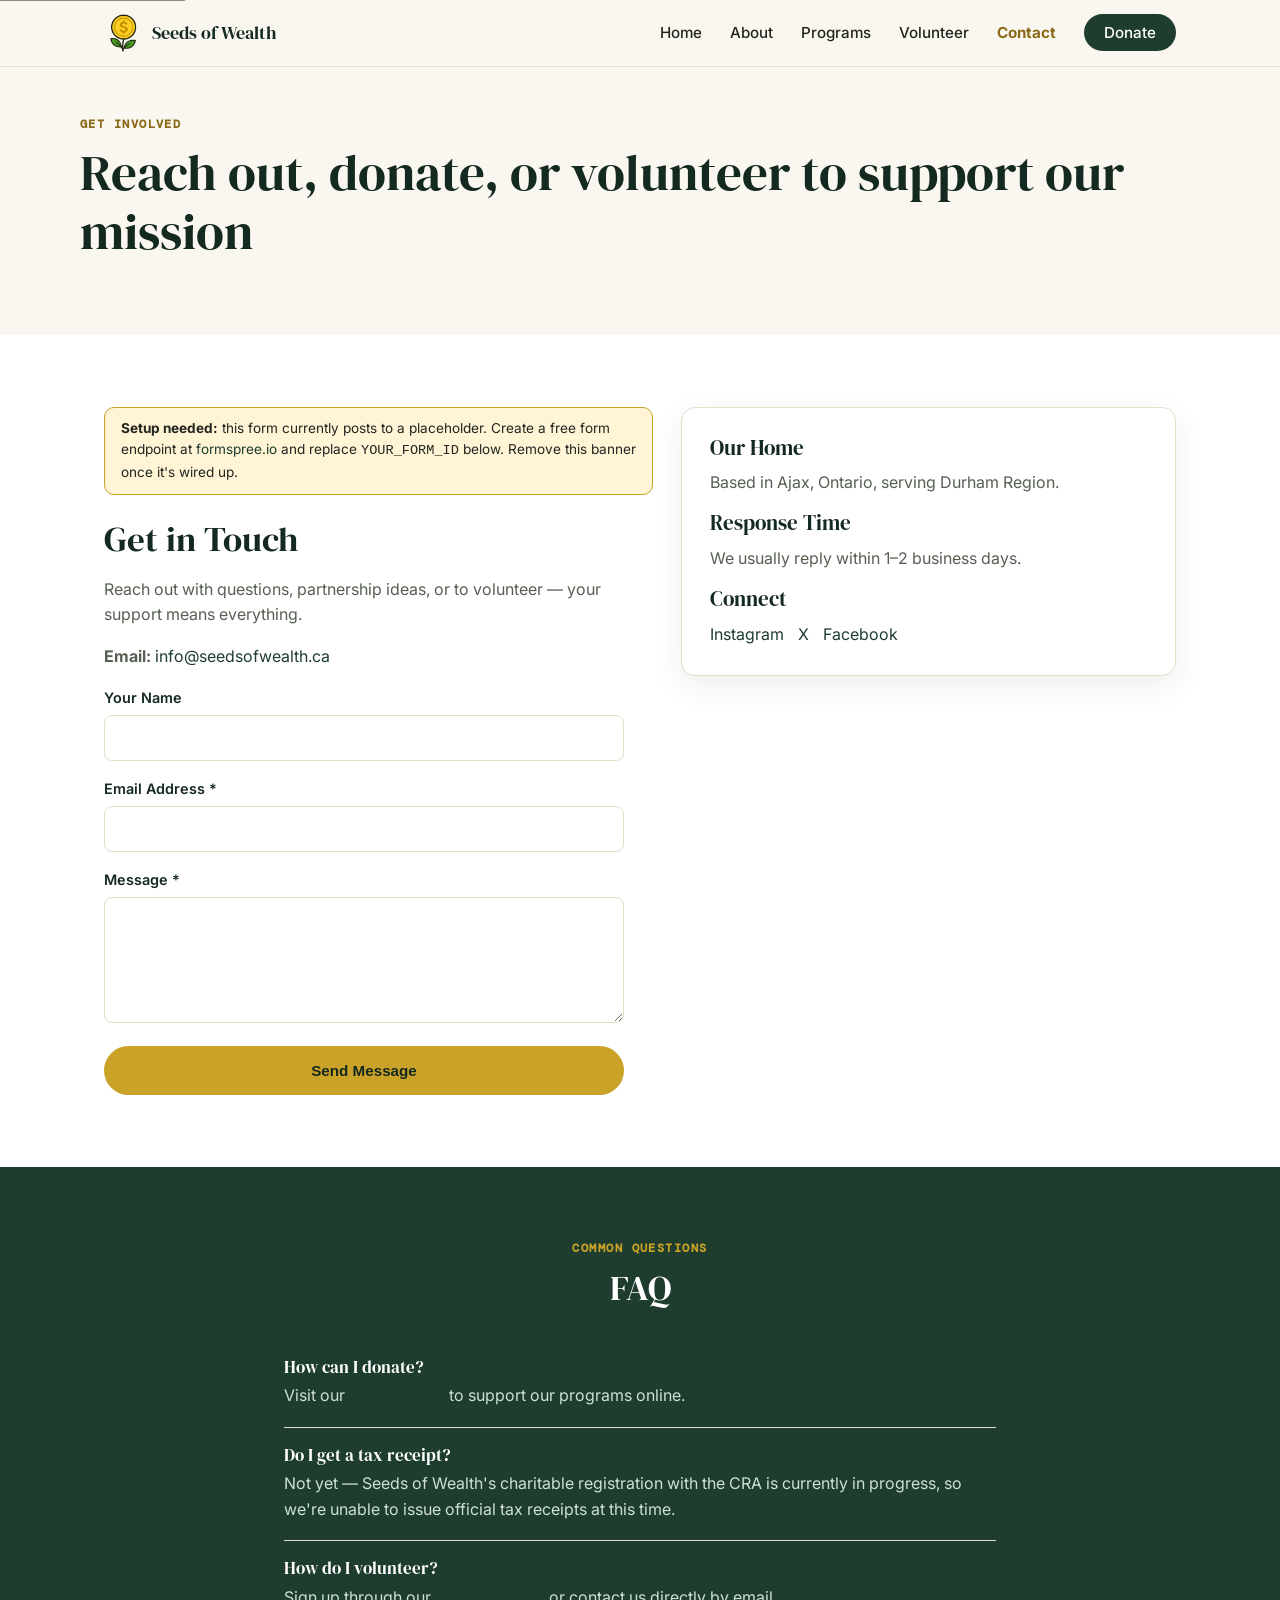
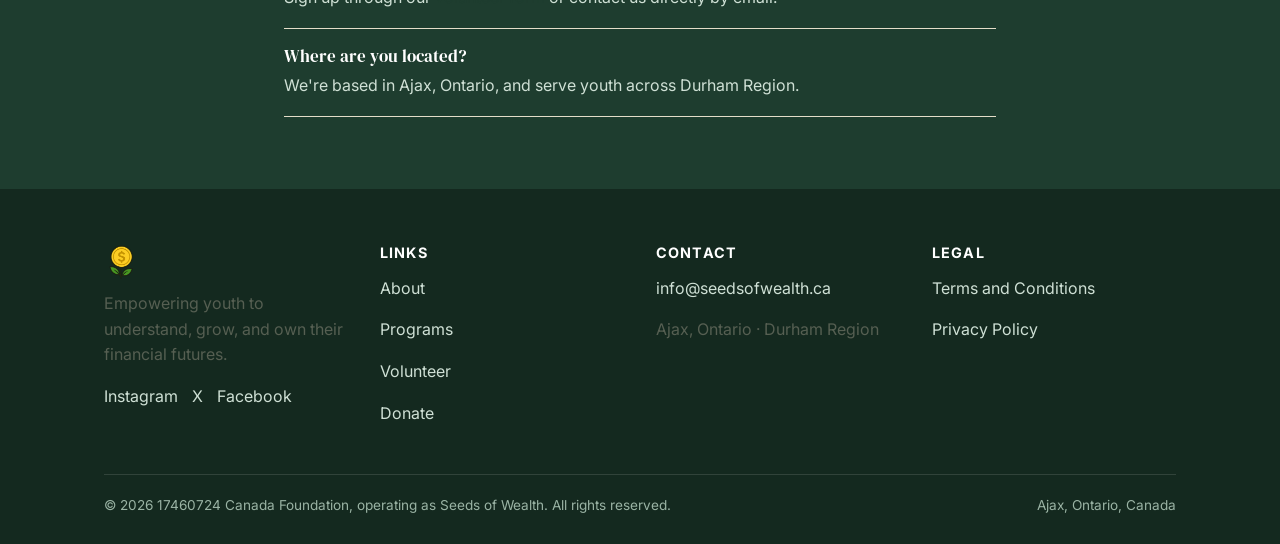
<file: contact.html>
<!DOCTYPE html>
<html lang="en">
<head>
<meta charset="UTF-8">
<meta name="viewport" content="width=device-width, initial-scale=1.0">
<title>Contact Seeds of Wealth</title>
<meta name="description" content="Reach out to Seeds of Wealth via info@seedsofwealth.ca to ask questions, volunteer, or explore a partnership.">
<meta property="og:title" content="Contact Seeds of Wealth">
<meta property="og:description" content="Reach out to Seeds of Wealth via info@seedsofwealth.ca to ask questions, volunteer, or explore a partnership.">
<meta property="og:type" content="website">
<meta property="og:url" content="https://seedsofwealth.ca/contact.html">
<meta property="og:image" content="https://images.unsplash.com/photo-1671084894712-47b65f7aecb5?auto=format&fit=crop&w=1200&h=630&q=80">
<meta property="og:site_name" content="Seeds of Wealth">
<meta name="twitter:card" content="summary_large_image">
<meta name="twitter:site" content="@seedsofwealthca">
<meta name="twitter:title" content="Contact Seeds of Wealth">
<meta name="twitter:description" content="Reach out to Seeds of Wealth via info@seedsofwealth.ca to ask questions, volunteer, or explore a partnership.">
<meta name="twitter:image" content="https://images.unsplash.com/photo-1671084894712-47b65f7aecb5?auto=format&fit=crop&w=1200&h=630&q=80">
<link rel="canonical" href="https://seedsofwealth.ca/contact.html">
<link rel="icon" href="assets/images/logo.png">
<link rel="preconnect" href="https://fonts.googleapis.com">
<link rel="preconnect" href="https://fonts.gstatic.com" crossorigin>
<link href="https://fonts.googleapis.com/css2?family=DM+Serif+Display&family=DM+Mono:wght@400;500&family=Inter:wght@400;500;600;700&display=swap" rel="stylesheet">
<link rel="stylesheet" href="assets/css/style.css">
</head>
<body>
<a href="#main" class="skip-link">Skip to main content</a>

<header class="site-header">
  <nav class="nav">
    <a href="index.html" class="nav-logo">
      <img src="assets/images/logo.png" alt="Seeds of Wealth logo" onerror="this.style.display='none'">
      <span>Seeds of Wealth</span>
    </a>
    <ul class="nav-links" id="primary-nav">
      <li><a href="index.html">Home</a></li>
      <li><a href="about.html">About</a></li>
      <li><a href="programs.html">Programs</a></li>
      <li><a href="join.html">Volunteer</a></li>
      <li><a href="contact.html">Contact</a></li>
      <li><a href="donate.html" class="nav-donate">Donate</a></li>
    </ul>
    <button class="nav-toggle" aria-label="Toggle menu" aria-expanded="false" aria-controls="primary-nav">&#9776;</button>
  </nav>
</header>

<main id="main">
  <section class="section section--tight container">
    <span class="eyebrow">Get Involved</span>
    <h1>Reach out, donate, or volunteer to support our mission</h1>
  </section>

  <section class="section section--cream">
    <div class="container grid" style="grid-template-columns: 1fr 0.9fr; align-items:start;">
      <div>
        <div class="setup-banner">
          <strong>Setup needed:</strong> this form currently posts to a placeholder. Create a free form endpoint at
          <a href="https://formspree.io" target="_blank" rel="noopener">formspree.io</a> and replace <code>YOUR_FORM_ID</code>
          below. Remove this banner once it's wired up.
        </div>

        <h2>Get in Touch</h2>
        <p>Reach out with questions, partnership ideas, or to volunteer &mdash; your support means everything.</p>
        <p><strong>Email:</strong> <a href="mailto:info@seedsofwealth.ca">info@seedsofwealth.ca</a></p>

        <form class="stacked-form" action="https://formspree.io/f/YOUR_FORM_ID" method="POST">
          <div>
            <label for="name">Your Name</label>
            <input type="text" id="name" name="name" required>
          </div>
          <div>
            <label for="email">Email Address *</label>
            <input type="email" id="email" name="email" required>
          </div>
          <div>
            <label for="message">Message *</label>
            <textarea id="message" name="message" rows="5" required></textarea>
          </div>
          <button type="submit" class="btn btn-primary">Send Message</button>
        </form>
      </div>

      <div class="card">
        <h3>Our Home</h3>
        <p>Based in Ajax, Ontario, serving Durham Region.</p>
        <h3>Response Time</h3>
        <p>We usually reply within 1&ndash;2 business days.</p>
        <h3>Connect</h3>
        <div class="social-links" style="margin-top:8px;">
          <a href="https://www.instagram.com/seedsofwealthca" target="_blank" rel="noopener" aria-label="Instagram (opens in a new tab)">Instagram</a>
          <a href="https://x.com/seedsofwealthca" target="_blank" rel="noopener" aria-label="X, formerly Twitter (opens in a new tab)">X</a>
          <a href="https://facebook.com/seedsofwealthca" target="_blank" rel="noopener" aria-label="Facebook (opens in a new tab)">Facebook</a>
        </div>
      </div>
    </div>
  </section>

  <section class="section section--dark">
    <div class="container" style="max-width:760px;">
      <div class="text-center" style="margin-bottom:32px;">
        <span class="eyebrow">Common Questions</span>
        <h2>FAQ</h2>
      </div>
      <div class="faq-item">
        <h3>How can I donate?</h3>
        <p>Visit our <a href="donate.html">Donate page</a> to support our programs online.</p>
      </div>
      <div class="faq-item">
        <h3>Do I get a tax receipt?</h3>
        <p>Not yet &mdash; Seeds of Wealth's charitable registration with the CRA is currently in progress, so we're unable to issue official tax receipts at this time.</p>
      </div>
      <div class="faq-item">
        <h3>How do I volunteer?</h3>
        <p>Sign up through our <a href="join.html">volunteer form</a> or contact us directly by email.</p>
      </div>
      <div class="faq-item">
        <h3>Where are you located?</h3>
        <p>We're based in Ajax, Ontario, and serve youth across Durham Region.</p>
      </div>
    </div>
  </section>
</main>

<footer class="site-footer">
  <div class="container">
    <div class="footer-grid">
      <div>
        <img src="assets/images/logo.png" class="footer-logo" alt="Seeds of Wealth logo" onerror="this.style.display='none'">
        <p>Empowering youth to understand, grow, and own their financial futures.</p>
        <div class="social-links">
          <a href="https://www.instagram.com/seedsofwealthca" target="_blank" rel="noopener" aria-label="Instagram (opens in a new tab)">Instagram</a>
          <a href="https://x.com/seedsofwealthca" target="_blank" rel="noopener" aria-label="X, formerly Twitter (opens in a new tab)">X</a>
          <a href="https://facebook.com/seedsofwealthca" target="_blank" rel="noopener" aria-label="Facebook (opens in a new tab)">Facebook</a>
        </div>
      </div>
      <div>
        <h4>Links</h4>
        <p><a href="about.html">About</a></p>
        <p><a href="programs.html">Programs</a></p>
        <p><a href="join.html">Volunteer</a></p>
        <p><a href="donate.html">Donate</a></p>
      </div>
      <div>
        <h4>Contact</h4>
        <p><a href="mailto:info@seedsofwealth.ca">info@seedsofwealth.ca</a></p>
        <p>Ajax, Ontario &middot; Durham Region</p>
      </div>
      <div>
        <h4>Legal</h4>
        <p><a href="terms.html">Terms and Conditions</a></p>
        <p><a href="privacy-policy.html">Privacy Policy</a></p>
      </div>
    </div>
    <div class="footer-bottom">
      <span>&copy; 2026 17460724 Canada Foundation, operating as Seeds of Wealth. All rights reserved.</span>
      <span>Ajax, Ontario, Canada</span>
    </div>
  </div>
</footer>

<script src="assets/js/main.js"></script>
</body>
</html>
</file>
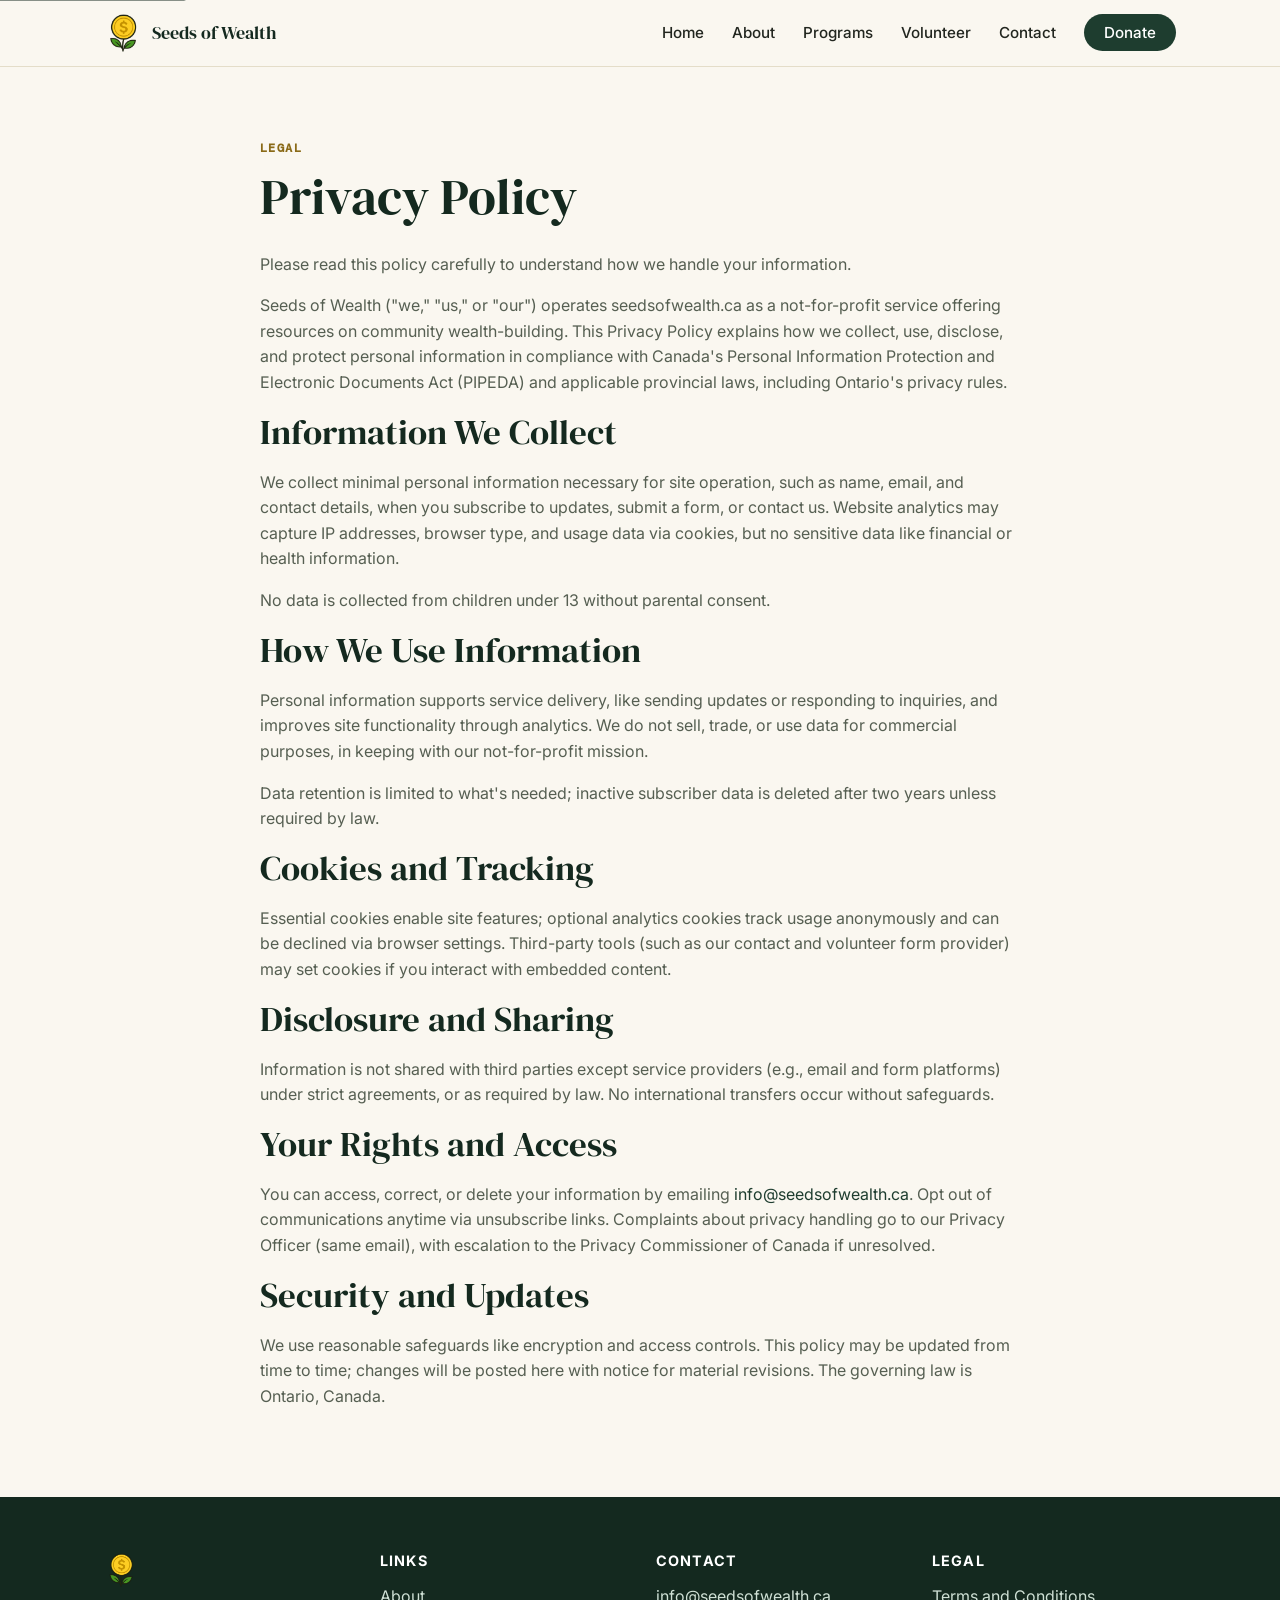
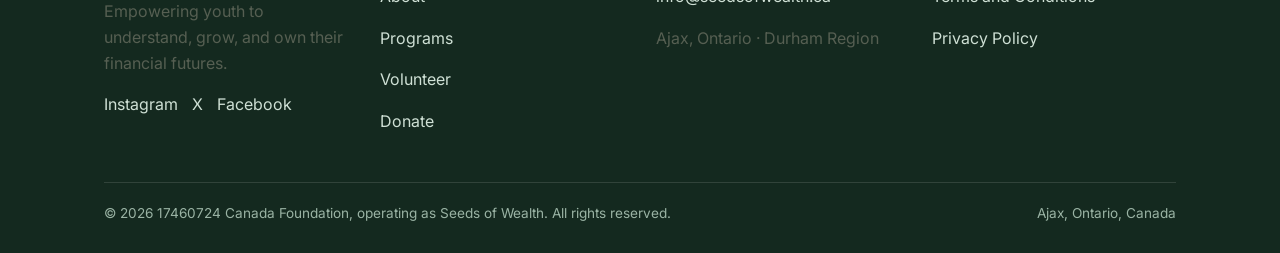
<file: privacy-policy.html>
<!DOCTYPE html>
<html lang="en">
<head>
<meta charset="UTF-8">
<meta name="viewport" content="width=device-width, initial-scale=1.0">
<title>Privacy Policy | Seeds of Wealth</title>
<meta name="description" content="How Seeds of Wealth collects, uses, and protects personal information in compliance with PIPEDA and Ontario privacy law.">
<meta property="og:title" content="Privacy Policy | Seeds of Wealth">
<meta property="og:description" content="How Seeds of Wealth collects, uses, and protects personal information in compliance with PIPEDA and Ontario privacy law.">
<meta property="og:type" content="website">
<meta property="og:url" content="https://seedsofwealth.ca/privacy-policy.html">
<meta property="og:image" content="https://images.unsplash.com/photo-1671084894712-47b65f7aecb5?auto=format&fit=crop&w=1200&h=630&q=80">
<meta property="og:site_name" content="Seeds of Wealth">
<meta name="twitter:card" content="summary_large_image">
<meta name="twitter:site" content="@seedsofwealthca">
<meta name="twitter:title" content="Privacy Policy | Seeds of Wealth">
<meta name="twitter:description" content="How Seeds of Wealth collects, uses, and protects personal information in compliance with PIPEDA and Ontario privacy law.">
<meta name="twitter:image" content="https://images.unsplash.com/photo-1671084894712-47b65f7aecb5?auto=format&fit=crop&w=1200&h=630&q=80">
<meta name="robots" content="noindex, follow">
<link rel="canonical" href="https://seedsofwealth.ca/privacy-policy.html">
<link rel="icon" href="assets/images/logo.png">
<link rel="preconnect" href="https://fonts.googleapis.com">
<link rel="preconnect" href="https://fonts.gstatic.com" crossorigin>
<link href="https://fonts.googleapis.com/css2?family=DM+Serif+Display&family=DM+Mono:wght@400;500&family=Inter:wght@400;500;600;700&display=swap" rel="stylesheet">
<link rel="stylesheet" href="assets/css/style.css">
</head>
<body>
<a href="#main" class="skip-link">Skip to main content</a>

<header class="site-header">
  <nav class="nav">
    <a href="index.html" class="nav-logo">
      <img src="assets/images/logo.png" alt="Seeds of Wealth logo" onerror="this.style.display='none'">
      <span>Seeds of Wealth</span>
    </a>
    <ul class="nav-links" id="primary-nav">
      <li><a href="index.html">Home</a></li>
      <li><a href="about.html">About</a></li>
      <li><a href="programs.html">Programs</a></li>
      <li><a href="join.html">Volunteer</a></li>
      <li><a href="contact.html">Contact</a></li>
      <li><a href="donate.html" class="nav-donate">Donate</a></li>
    </ul>
    <button class="nav-toggle" aria-label="Toggle menu" aria-expanded="false" aria-controls="primary-nav">&#9776;</button>
  </nav>
</header>

<main id="main">
  <section class="section container" style="max-width:760px;">
    <span class="eyebrow">Legal</span>
    <h1>Privacy Policy</h1>
    <p>Please read this policy carefully to understand how we handle your information.</p>

    <p>Seeds of Wealth ("we," "us," or "our") operates seedsofwealth.ca as a not-for-profit service offering resources on community wealth-building. This Privacy Policy explains how we collect, use, disclose, and protect personal information in compliance with Canada's Personal Information Protection and Electronic Documents Act (PIPEDA) and applicable provincial laws, including Ontario's privacy rules.</p>

    <h2>Information We Collect</h2>
    <p>We collect minimal personal information necessary for site operation, such as name, email, and contact details, when you subscribe to updates, submit a form, or contact us. Website analytics may capture IP addresses, browser type, and usage data via cookies, but no sensitive data like financial or health information.</p>
    <p>No data is collected from children under 13 without parental consent.</p>

    <h2>How We Use Information</h2>
    <p>Personal information supports service delivery, like sending updates or responding to inquiries, and improves site functionality through analytics. We do not sell, trade, or use data for commercial purposes, in keeping with our not-for-profit mission.</p>
    <p>Data retention is limited to what's needed; inactive subscriber data is deleted after two years unless required by law.</p>

    <h2>Cookies and Tracking</h2>
    <p>Essential cookies enable site features; optional analytics cookies track usage anonymously and can be declined via browser settings. Third-party tools (such as our contact and volunteer form provider) may set cookies if you interact with embedded content.</p>

    <h2>Disclosure and Sharing</h2>
    <p>Information is not shared with third parties except service providers (e.g., email and form platforms) under strict agreements, or as required by law. No international transfers occur without safeguards.</p>

    <h2>Your Rights and Access</h2>
    <p>You can access, correct, or delete your information by emailing <a href="mailto:info@seedsofwealth.ca">info@seedsofwealth.ca</a>. Opt out of communications anytime via unsubscribe links. Complaints about privacy handling go to our Privacy Officer (same email), with escalation to the Privacy Commissioner of Canada if unresolved.</p>

    <h2>Security and Updates</h2>
    <p>We use reasonable safeguards like encryption and access controls. This policy may be updated from time to time; changes will be posted here with notice for material revisions. The governing law is Ontario, Canada.</p>
  </section>
</main>

<footer class="site-footer">
  <div class="container">
    <div class="footer-grid">
      <div>
        <img src="assets/images/logo.png" class="footer-logo" alt="Seeds of Wealth logo" onerror="this.style.display='none'">
        <p>Empowering youth to understand, grow, and own their financial futures.</p>
        <div class="social-links">
          <a href="https://www.instagram.com/seedsofwealthca" target="_blank" rel="noopener" aria-label="Instagram (opens in a new tab)">Instagram</a>
          <a href="https://x.com/seedsofwealthca" target="_blank" rel="noopener" aria-label="X, formerly Twitter (opens in a new tab)">X</a>
          <a href="https://facebook.com/seedsofwealthca" target="_blank" rel="noopener" aria-label="Facebook (opens in a new tab)">Facebook</a>
        </div>
      </div>
      <div>
        <h4>Links</h4>
        <p><a href="about.html">About</a></p>
        <p><a href="programs.html">Programs</a></p>
        <p><a href="join.html">Volunteer</a></p>
        <p><a href="donate.html">Donate</a></p>
      </div>
      <div>
        <h4>Contact</h4>
        <p><a href="mailto:info@seedsofwealth.ca">info@seedsofwealth.ca</a></p>
        <p>Ajax, Ontario &middot; Durham Region</p>
      </div>
      <div>
        <h4>Legal</h4>
        <p><a href="terms.html">Terms and Conditions</a></p>
        <p><a href="privacy-policy.html">Privacy Policy</a></p>
      </div>
    </div>
    <div class="footer-bottom">
      <span>&copy; 2026 17460724 Canada Foundation, operating as Seeds of Wealth. All rights reserved.</span>
      <span>Ajax, Ontario, Canada</span>
    </div>
  </div>
</footer>

<script src="assets/js/main.js"></script>
</body>
</html>
</file>
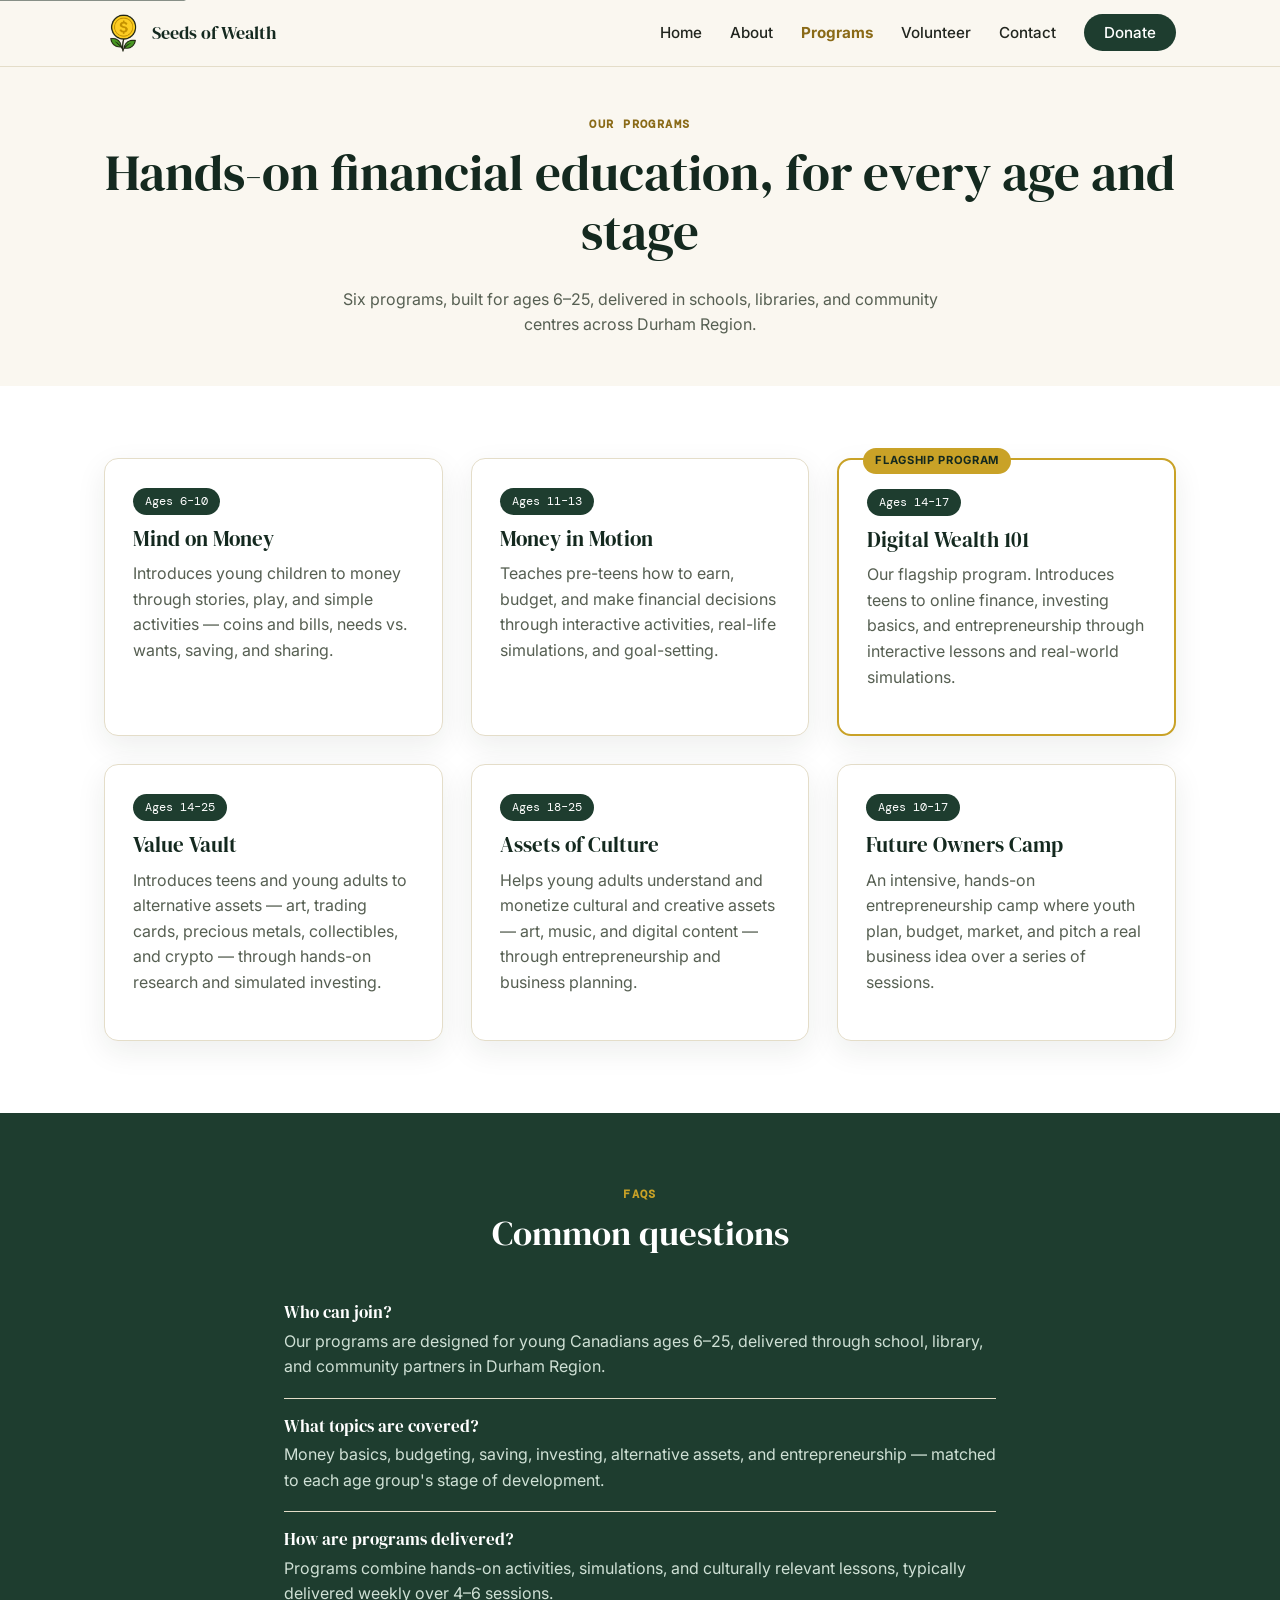
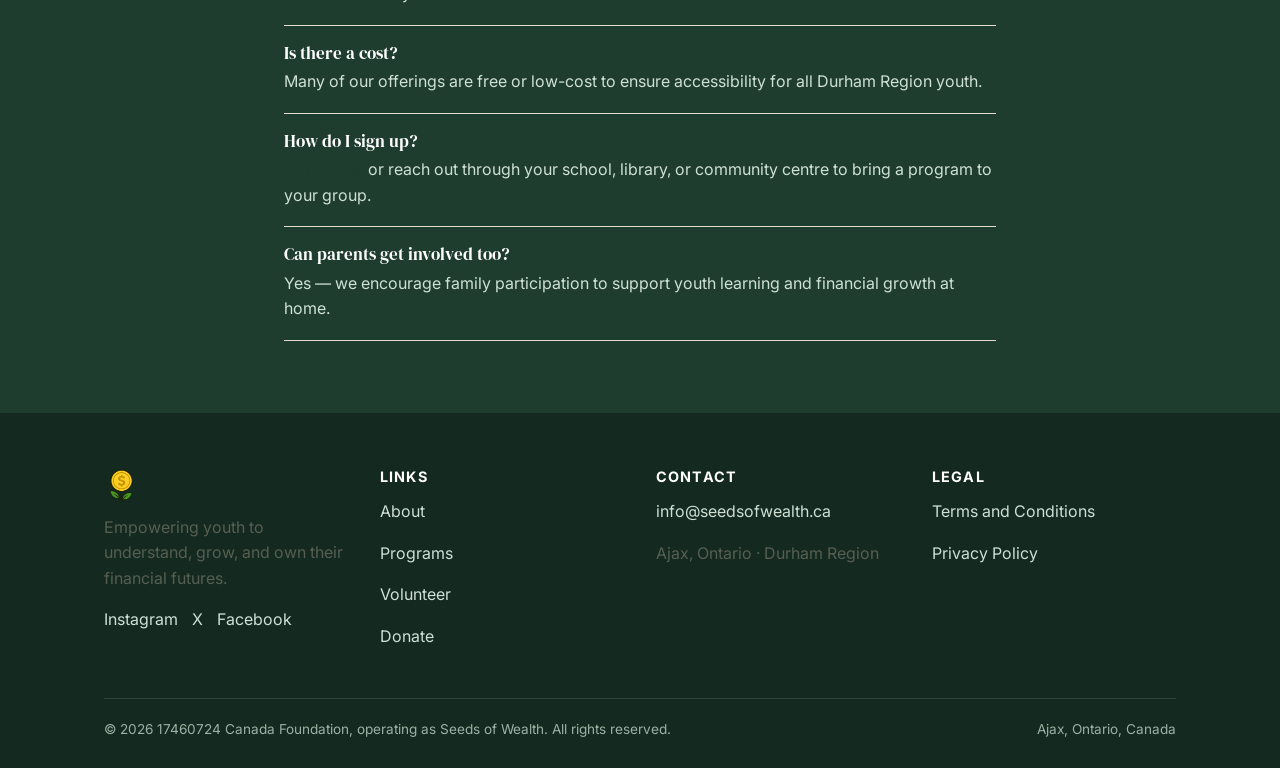
<file: programs.html>
<!DOCTYPE html>
<html lang="en">
<head>
<meta charset="UTF-8">
<meta name="viewport" content="width=device-width, initial-scale=1.0">
<title>Youth Financial Programs for Smart Money Choices | Seeds of Wealth</title>
<meta name="description" content="Six hands-on financial literacy programs for young Canadians ages 6-25, from money basics to alternative assets and entrepreneurship.">
<meta property="og:title" content="Youth Financial Programs for Smart Money Choices | Seeds of Wealth">
<meta property="og:description" content="Six hands-on financial literacy programs for young Canadians ages 6-25, from money basics to alternative assets and entrepreneurship.">
<meta property="og:type" content="website">
<meta property="og:url" content="https://seedsofwealth.ca/programs.html">
<meta property="og:image" content="https://images.unsplash.com/photo-1671084894712-47b65f7aecb5?auto=format&fit=crop&w=1200&h=630&q=80">
<meta property="og:site_name" content="Seeds of Wealth">
<meta name="twitter:card" content="summary_large_image">
<meta name="twitter:site" content="@seedsofwealthca">
<meta name="twitter:title" content="Youth Financial Programs for Smart Money Choices | Seeds of Wealth">
<meta name="twitter:description" content="Six hands-on financial literacy programs for young Canadians ages 6-25, from money basics to alternative assets and entrepreneurship.">
<meta name="twitter:image" content="https://images.unsplash.com/photo-1671084894712-47b65f7aecb5?auto=format&fit=crop&w=1200&h=630&q=80">
<link rel="canonical" href="https://seedsofwealth.ca/programs.html">
<link rel="icon" href="assets/images/logo.png">
<link rel="preconnect" href="https://fonts.googleapis.com">
<link rel="preconnect" href="https://fonts.gstatic.com" crossorigin>
<link href="https://fonts.googleapis.com/css2?family=DM+Serif+Display&family=DM+Mono:wght@400;500&family=Inter:wght@400;500;600;700&display=swap" rel="stylesheet">
<link rel="stylesheet" href="assets/css/style.css">
</head>
<body>
<a href="#main" class="skip-link">Skip to main content</a>

<header class="site-header">
  <nav class="nav">
    <a href="index.html" class="nav-logo">
      <img src="assets/images/logo.png" alt="Seeds of Wealth logo" onerror="this.style.display='none'">
      <span>Seeds of Wealth</span>
    </a>
    <ul class="nav-links" id="primary-nav">
      <li><a href="index.html">Home</a></li>
      <li><a href="about.html">About</a></li>
      <li><a href="programs.html">Programs</a></li>
      <li><a href="join.html">Volunteer</a></li>
      <li><a href="contact.html">Contact</a></li>
      <li><a href="donate.html" class="nav-donate">Donate</a></li>
    </ul>
    <button class="nav-toggle" aria-label="Toggle menu" aria-expanded="false" aria-controls="primary-nav">&#9776;</button>
  </nav>
</header>

<main id="main">
  <section class="section section--tight container text-center">
    <span class="eyebrow">Our Programs</span>
    <h1>Hands-on financial education, for every age and stage</h1>
    <p style="max-width:640px;margin:0 auto;">Six programs, built for ages 6&ndash;25, delivered in schools, libraries, and community centres across Durham Region.</p>
  </section>

  <section class="section section--cream">
    <div class="container grid">

      <div class="card">
        <span class="age-badge">Ages 6&ndash;10</span>
        <h3>Mind on Money</h3>
        <p>Introduces young children to money through stories, play, and simple activities &mdash; coins and bills, needs vs. wants, saving, and sharing.</p>
      </div>

      <div class="card">
        <span class="age-badge">Ages 11&ndash;13</span>
        <h3>Money in Motion</h3>
        <p>Teaches pre-teens how to earn, budget, and make financial decisions through interactive activities, real-life simulations, and goal-setting.</p>
      </div>

      <div class="card flagship">
        <span class="age-badge">Ages 14&ndash;17</span>
        <h3>Digital Wealth 101</h3>
        <p>Our flagship program. Introduces teens to online finance, investing basics, and entrepreneurship through interactive lessons and real-world simulations.</p>
      </div>

      <div class="card">
        <span class="age-badge">Ages 14&ndash;25</span>
        <h3>Value Vault</h3>
        <p>Introduces teens and young adults to alternative assets &mdash; art, trading cards, precious metals, collectibles, and crypto &mdash; through hands-on research and simulated investing.</p>
      </div>

      <div class="card">
        <span class="age-badge">Ages 18&ndash;25</span>
        <h3>Assets of Culture</h3>
        <p>Helps young adults understand and monetize cultural and creative assets &mdash; art, music, and digital content &mdash; through entrepreneurship and business planning.</p>
      </div>

      <div class="card">
        <span class="age-badge">Ages 10&ndash;17</span>
        <h3>Future Owners Camp</h3>
        <p>An intensive, hands-on entrepreneurship camp where youth plan, budget, market, and pitch a real business idea over a series of sessions.</p>
      </div>

    </div>
  </section>

  <section class="section section--dark">
    <div class="container" style="max-width:760px;">
      <div class="text-center" style="margin-bottom:32px;">
        <span class="eyebrow">FAQs</span>
        <h2>Common questions</h2>
      </div>

      <div class="faq-item">
        <h3>Who can join?</h3>
        <p>Our programs are designed for young Canadians ages 6&ndash;25, delivered through school, library, and community partners in Durham Region.</p>
      </div>
      <div class="faq-item">
        <h3>What topics are covered?</h3>
        <p>Money basics, budgeting, saving, investing, alternative assets, and entrepreneurship &mdash; matched to each age group's stage of development.</p>
      </div>
      <div class="faq-item">
        <h3>How are programs delivered?</h3>
        <p>Programs combine hands-on activities, simulations, and culturally relevant lessons, typically delivered weekly over 4&ndash;6 sessions.</p>
      </div>
      <div class="faq-item">
        <h3>Is there a cost?</h3>
        <p>Many of our offerings are free or low-cost to ensure accessibility for all Durham Region youth.</p>
      </div>
      <div class="faq-item">
        <h3>How do I sign up?</h3>
        <p><a href="contact.html">Contact us</a> or reach out through your school, library, or community centre to bring a program to your group.</p>
      </div>
      <div class="faq-item">
        <h3>Can parents get involved too?</h3>
        <p>Yes &mdash; we encourage family participation to support youth learning and financial growth at home.</p>
      </div>
    </div>
  </section>
</main>

<footer class="site-footer">
  <div class="container">
    <div class="footer-grid">
      <div>
        <img src="assets/images/logo.png" class="footer-logo" alt="Seeds of Wealth logo" onerror="this.style.display='none'">
        <p>Empowering youth to understand, grow, and own their financial futures.</p>
        <div class="social-links">
          <a href="https://www.instagram.com/seedsofwealthca" target="_blank" rel="noopener" aria-label="Instagram (opens in a new tab)">Instagram</a>
          <a href="https://x.com/seedsofwealthca" target="_blank" rel="noopener" aria-label="X, formerly Twitter (opens in a new tab)">X</a>
          <a href="https://facebook.com/seedsofwealthca" target="_blank" rel="noopener" aria-label="Facebook (opens in a new tab)">Facebook</a>
        </div>
      </div>
      <div>
        <h4>Links</h4>
        <p><a href="about.html">About</a></p>
        <p><a href="programs.html">Programs</a></p>
        <p><a href="join.html">Volunteer</a></p>
        <p><a href="donate.html">Donate</a></p>
      </div>
      <div>
        <h4>Contact</h4>
        <p><a href="mailto:info@seedsofwealth.ca">info@seedsofwealth.ca</a></p>
        <p>Ajax, Ontario &middot; Durham Region</p>
      </div>
      <div>
        <h4>Legal</h4>
        <p><a href="terms.html">Terms and Conditions</a></p>
        <p><a href="privacy-policy.html">Privacy Policy</a></p>
      </div>
    </div>
    <div class="footer-bottom">
      <span>&copy; 2026 17460724 Canada Foundation, operating as Seeds of Wealth. All rights reserved.</span>
      <span>Ajax, Ontario, Canada</span>
    </div>
  </div>
</footer>

<script src="assets/js/main.js"></script>
</body>
</html>
</file>
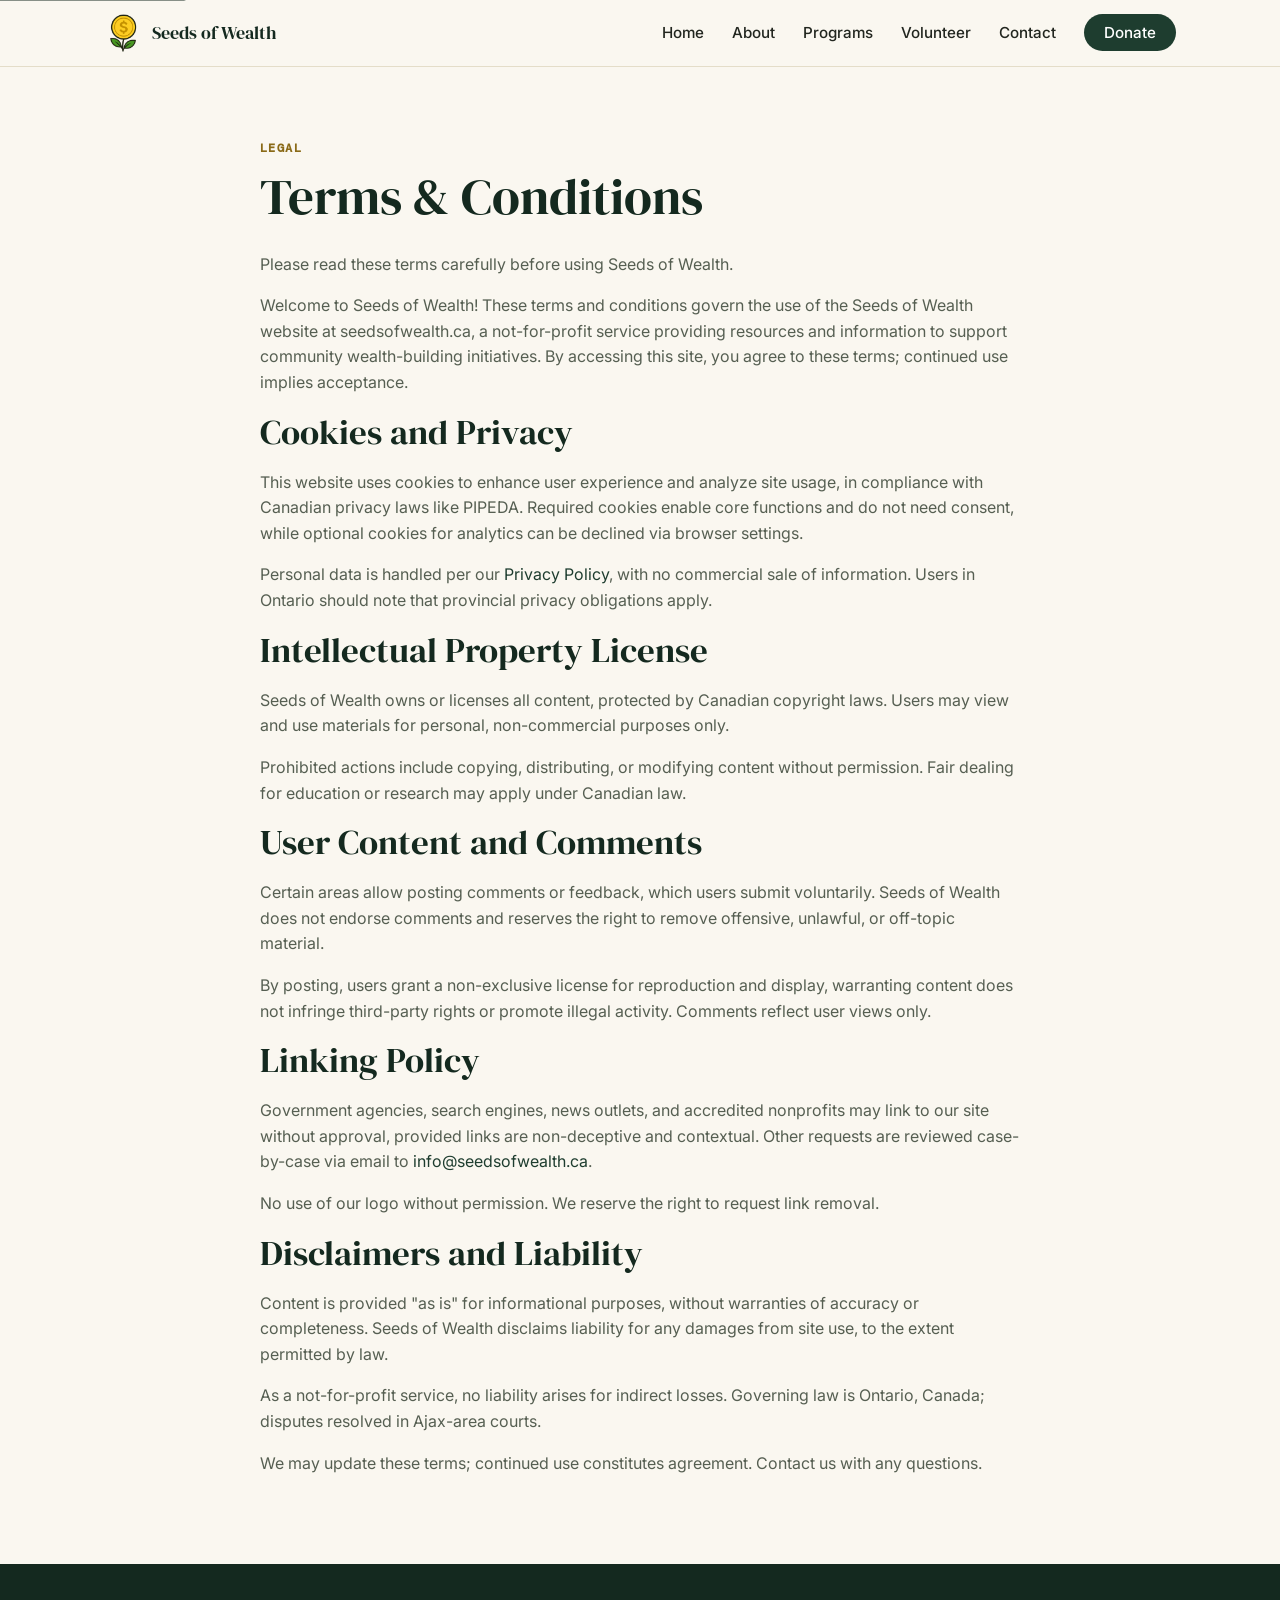
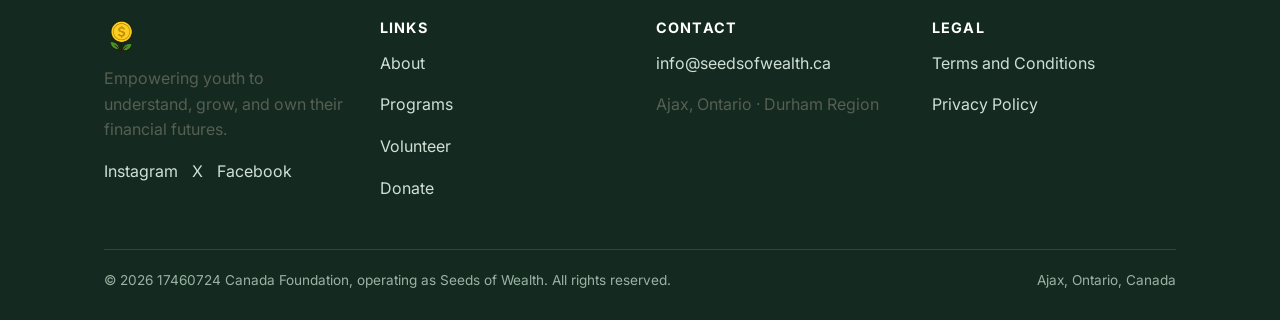
<file: terms.html>
<!DOCTYPE html>
<html lang="en">
<head>
<meta charset="UTF-8">
<meta name="viewport" content="width=device-width, initial-scale=1.0">
<title>Terms and Conditions | Seeds of Wealth</title>
<meta name="description" content="Terms and conditions for using the Seeds of Wealth website, including intellectual property, linking policy, and liability disclaimers.">
<meta property="og:title" content="Terms and Conditions | Seeds of Wealth">
<meta property="og:description" content="Terms and conditions for using the Seeds of Wealth website, including intellectual property, linking policy, and liability disclaimers.">
<meta property="og:type" content="website">
<meta property="og:url" content="https://seedsofwealth.ca/terms.html">
<meta property="og:image" content="https://images.unsplash.com/photo-1671084894712-47b65f7aecb5?auto=format&fit=crop&w=1200&h=630&q=80">
<meta property="og:site_name" content="Seeds of Wealth">
<meta name="twitter:card" content="summary_large_image">
<meta name="twitter:site" content="@seedsofwealthca">
<meta name="twitter:title" content="Terms and Conditions | Seeds of Wealth">
<meta name="twitter:description" content="Terms and conditions for using the Seeds of Wealth website, including intellectual property, linking policy, and liability disclaimers.">
<meta name="twitter:image" content="https://images.unsplash.com/photo-1671084894712-47b65f7aecb5?auto=format&fit=crop&w=1200&h=630&q=80">
<meta name="robots" content="noindex, follow">
<link rel="canonical" href="https://seedsofwealth.ca/terms.html">
<link rel="icon" href="assets/images/logo.png">
<link rel="preconnect" href="https://fonts.googleapis.com">
<link rel="preconnect" href="https://fonts.gstatic.com" crossorigin>
<link href="https://fonts.googleapis.com/css2?family=DM+Serif+Display&family=DM+Mono:wght@400;500&family=Inter:wght@400;500;600;700&display=swap" rel="stylesheet">
<link rel="stylesheet" href="assets/css/style.css">
</head>
<body>
<a href="#main" class="skip-link">Skip to main content</a>

<header class="site-header">
  <nav class="nav">
    <a href="index.html" class="nav-logo">
      <img src="assets/images/logo.png" alt="Seeds of Wealth logo" onerror="this.style.display='none'">
      <span>Seeds of Wealth</span>
    </a>
    <ul class="nav-links" id="primary-nav">
      <li><a href="index.html">Home</a></li>
      <li><a href="about.html">About</a></li>
      <li><a href="programs.html">Programs</a></li>
      <li><a href="join.html">Volunteer</a></li>
      <li><a href="contact.html">Contact</a></li>
      <li><a href="donate.html" class="nav-donate">Donate</a></li>
    </ul>
    <button class="nav-toggle" aria-label="Toggle menu" aria-expanded="false" aria-controls="primary-nav">&#9776;</button>
  </nav>
</header>

<main id="main">
  <section class="section container" style="max-width:760px;">
    <span class="eyebrow">Legal</span>
    <h1>Terms &amp; Conditions</h1>
    <p>Please read these terms carefully before using Seeds of Wealth.</p>

    <p>Welcome to Seeds of Wealth! These terms and conditions govern the use of the Seeds of Wealth website at seedsofwealth.ca, a not-for-profit service providing resources and information to support community wealth-building initiatives. By accessing this site, you agree to these terms; continued use implies acceptance.</p>

    <h2>Cookies and Privacy</h2>
    <p>This website uses cookies to enhance user experience and analyze site usage, in compliance with Canadian privacy laws like PIPEDA. Required cookies enable core functions and do not need consent, while optional cookies for analytics can be declined via browser settings.</p>
    <p>Personal data is handled per our <a href="privacy-policy.html">Privacy Policy</a>, with no commercial sale of information. Users in Ontario should note that provincial privacy obligations apply.</p>

    <h2>Intellectual Property License</h2>
    <p>Seeds of Wealth owns or licenses all content, protected by Canadian copyright laws. Users may view and use materials for personal, non-commercial purposes only.</p>
    <p>Prohibited actions include copying, distributing, or modifying content without permission. Fair dealing for education or research may apply under Canadian law.</p>

    <h2>User Content and Comments</h2>
    <p>Certain areas allow posting comments or feedback, which users submit voluntarily. Seeds of Wealth does not endorse comments and reserves the right to remove offensive, unlawful, or off-topic material.</p>
    <p>By posting, users grant a non-exclusive license for reproduction and display, warranting content does not infringe third-party rights or promote illegal activity. Comments reflect user views only.</p>

    <h2>Linking Policy</h2>
    <p>Government agencies, search engines, news outlets, and accredited nonprofits may link to our site without approval, provided links are non-deceptive and contextual. Other requests are reviewed case-by-case via email to <a href="mailto:info@seedsofwealth.ca">info@seedsofwealth.ca</a>.</p>
    <p>No use of our logo without permission. We reserve the right to request link removal.</p>

    <h2>Disclaimers and Liability</h2>
    <p>Content is provided "as is" for informational purposes, without warranties of accuracy or completeness. Seeds of Wealth disclaims liability for any damages from site use, to the extent permitted by law.</p>
    <p>As a not-for-profit service, no liability arises for indirect losses. Governing law is Ontario, Canada; disputes resolved in Ajax-area courts.</p>
    <p>We may update these terms; continued use constitutes agreement. Contact us with any questions.</p>
  </section>
</main>

<footer class="site-footer">
  <div class="container">
    <div class="footer-grid">
      <div>
        <img src="assets/images/logo.png" class="footer-logo" alt="Seeds of Wealth logo" onerror="this.style.display='none'">
        <p>Empowering youth to understand, grow, and own their financial futures.</p>
        <div class="social-links">
          <a href="https://www.instagram.com/seedsofwealthca" target="_blank" rel="noopener" aria-label="Instagram (opens in a new tab)">Instagram</a>
          <a href="https://x.com/seedsofwealthca" target="_blank" rel="noopener" aria-label="X, formerly Twitter (opens in a new tab)">X</a>
          <a href="https://facebook.com/seedsofwealthca" target="_blank" rel="noopener" aria-label="Facebook (opens in a new tab)">Facebook</a>
        </div>
      </div>
      <div>
        <h4>Links</h4>
        <p><a href="about.html">About</a></p>
        <p><a href="programs.html">Programs</a></p>
        <p><a href="join.html">Volunteer</a></p>
        <p><a href="donate.html">Donate</a></p>
      </div>
      <div>
        <h4>Contact</h4>
        <p><a href="mailto:info@seedsofwealth.ca">info@seedsofwealth.ca</a></p>
        <p>Ajax, Ontario &middot; Durham Region</p>
      </div>
      <div>
        <h4>Legal</h4>
        <p><a href="terms.html">Terms and Conditions</a></p>
        <p><a href="privacy-policy.html">Privacy Policy</a></p>
      </div>
    </div>
    <div class="footer-bottom">
      <span>&copy; 2026 17460724 Canada Foundation, operating as Seeds of Wealth. All rights reserved.</span>
      <span>Ajax, Ontario, Canada</span>
    </div>
  </div>
</footer>

<script src="assets/js/main.js"></script>
</body>
</html>
</file>
<file: assets/css/style.css>
/* ============================================
   Seeds of Wealth — Site Stylesheet
   Brand: forest green + warm gold
   Type: DM Serif Display (headings) / Inter (body) / DM Mono (stats/labels)
   ============================================ */

:root {
  --forest: #1e3d2f;
  --forest-dark: #14291f;
  --forest-light: #2f5943;
  --gold: #c9a227;
  --gold-light: #e0c15c;
  --gold-ink: #8a6a17; /* darker gold for text on light backgrounds — #c9a227 only hits ~2.4:1 on white, fails WCAG AA */
  --cream: #faf7f0;
  --paper: #ffffff;
  --ink: #22261f;
  --ink-soft: #565f52;
  --border: #e4ddc9;
  --radius: 14px;
  --shadow: 0 10px 30px rgba(20, 41, 31, 0.08);
  --max-width: 1120px;
}

* { box-sizing: border-box; }

html { scroll-behavior: smooth; }

body {
  margin: 0;
  font-family: 'Inter', -apple-system, BlinkMacSystemFont, 'Segoe UI', sans-serif;
  color: var(--ink);
  background: var(--cream);
  line-height: 1.6;
}

h1, h2, h3, h4 {
  font-family: 'DM Serif Display', Georgia, serif;
  color: var(--forest-dark);
  line-height: 1.15;
  margin: 0 0 0.5em;
  font-weight: 400;
}

h1 { font-size: clamp(2.1rem, 4vw, 3.2rem); }
h2 { font-size: clamp(1.6rem, 3vw, 2.2rem); }
h3 { font-size: 1.3rem; }

p { margin: 0 0 1em; color: var(--ink-soft); }

a { color: var(--forest); text-decoration: none; }
a:hover { color: var(--gold); }

.mono, .stat-number, .eyebrow {
  font-family: 'DM Mono', 'Courier New', monospace;
}

img { max-width: 100%; display: block; border-radius: var(--radius); }

.container {
  max-width: var(--max-width);
  margin: 0 auto;
  padding: 0 24px;
}

.section { padding: 72px 0; }
.section--tight { padding: 48px 0; }
.section--dark {
  background: var(--forest);
  color: #fff;
}
.section--dark h2, .section--dark h3 { color: #fff; }
.section--dark p { color: #cfe0d5; }
.section--cream { background: var(--paper); }

.eyebrow {
  text-transform: uppercase;
  letter-spacing: 0.12em;
  font-size: 0.75rem;
  color: var(--gold-ink);
  font-weight: 600;
  display: block;
  margin-bottom: 0.75em;
}
.section--dark .eyebrow { color: var(--gold); }

/* Buttons */
.btn {
  display: inline-block;
  padding: 14px 28px;
  border-radius: 999px;
  font-weight: 600;
  font-size: 0.95rem;
  cursor: pointer;
  border: 2px solid transparent;
  transition: transform 0.15s ease, box-shadow 0.15s ease;
}
.btn:hover { transform: translateY(-1px); }
.btn-primary {
  background: var(--gold);
  color: var(--forest-dark);
}
.btn-primary:hover { background: var(--gold-light); color: var(--forest-dark); }
.btn-outline {
  background: transparent;
  border-color: currentColor;
  color: inherit;
}
.btn-outline:hover { color: var(--gold); border-color: var(--gold); }

/* Accessibility utilities */
.sr-only {
  position: absolute;
  width: 1px;
  height: 1px;
  padding: 0;
  margin: -1px;
  overflow: hidden;
  clip: rect(0, 0, 0, 0);
  white-space: nowrap;
  border: 0;
}
.skip-link {
  position: absolute;
  left: 0;
  top: 0;
  background: var(--forest-dark);
  color: #fff;
  padding: 12px 20px;
  z-index: 200;
  border-radius: 0 0 8px 0;
  transform: translateY(-100%);
  transition: transform 0.15s ease;
}
.skip-link:focus {
  transform: translateY(0);
}

/* Header / Nav */
.site-header {
  position: sticky;
  top: 0;
  z-index: 100;
  background: rgba(250, 247, 240, 0.92);
  backdrop-filter: blur(8px);
  border-bottom: 1px solid var(--border);
}
.nav {
  display: flex;
  align-items: center;
  justify-content: space-between;
  padding: 14px 24px;
  max-width: var(--max-width);
  margin: 0 auto;
}
.nav-logo { display: flex; align-items: center; gap: 10px; }
.nav-logo img { height: 38px; width: auto; border-radius: 0; }
.nav-logo span {
  font-family: 'DM Serif Display', serif;
  font-size: 1.15rem;
  color: var(--forest-dark);
}
.nav-links {
  display: flex;
  gap: 28px;
  list-style: none;
  margin: 0;
  padding: 0;
  align-items: center;
}
.nav-links a {
  color: var(--ink);
  font-weight: 500;
  font-size: 0.95rem;
}
.nav-links a.active { color: var(--gold-ink); font-weight: 700; }
.nav-donate {
  background: var(--forest);
  color: #fff !important;
  padding: 9px 20px;
  border-radius: 999px;
}
.nav-donate:hover { background: var(--gold); color: var(--forest-dark) !important; }

.nav-toggle {
  display: none;
  background: none;
  border: none;
  font-size: 1.6rem;
  color: var(--forest-dark);
  cursor: pointer;
}

/* Hero */
.hero {
  padding: 80px 0 60px;
  text-align: center;
}
.hero p.lead {
  font-size: 1.15rem;
  max-width: 620px;
  margin: 0 auto 2em;
}
.hero-image {
  margin-top: 48px;
  max-width: 960px;
  margin-left: auto;
  margin-right: auto;
  overflow: hidden;
  box-shadow: var(--shadow);
}
.hero-actions { display: flex; gap: 14px; justify-content: center; flex-wrap: wrap; }

/* Stats */
.stats {
  display: grid;
  grid-template-columns: repeat(auto-fit, minmax(140px, 1fr));
  gap: 24px;
  text-align: center;
  margin: 48px 0;
}
.stat-number {
  font-size: 2.4rem;
  color: var(--gold);
  font-weight: 700;
}
.stat-label {
  font-size: 0.85rem;
  color: var(--ink-soft);
  text-transform: uppercase;
  letter-spacing: 0.06em;
}
.section--dark .stat-label { color: #cfe0d5; }

/* Cards / grids */
.grid {
  display: grid;
  gap: 28px;
  grid-template-columns: repeat(auto-fit, minmax(280px, 1fr));
}
.card {
  background: var(--paper);
  border: 1px solid var(--border);
  border-radius: var(--radius);
  padding: 28px;
  box-shadow: var(--shadow);
}
.card .age-badge {
  display: inline-block;
  background: var(--forest);
  color: #fff;
  font-size: 0.75rem;
  font-family: 'DM Mono', monospace;
  padding: 4px 12px;
  border-radius: 999px;
  margin-bottom: 12px;
}
.card.flagship {
  border: 2px solid var(--gold);
  position: relative;
}
.card.flagship::before {
  content: 'Flagship Program';
  position: absolute;
  top: -12px;
  left: 24px;
  background: var(--gold);
  color: var(--forest-dark);
  font-size: 0.7rem;
  font-weight: 700;
  text-transform: uppercase;
  letter-spacing: 0.06em;
  padding: 4px 12px;
  border-radius: 999px;
}

/* Forms */
form.stacked-form {
  display: flex;
  flex-direction: column;
  gap: 16px;
  max-width: 520px;
}
label {
  font-weight: 600;
  font-size: 0.9rem;
  color: var(--forest-dark);
  display: block;
  margin-bottom: 6px;
}
input, textarea, select {
  width: 100%;
  padding: 12px 14px;
  border: 1px solid var(--border);
  border-radius: 8px;
  font-family: inherit;
  font-size: 1rem;
  background: #fff;
  color: var(--ink);
}
input:focus, textarea:focus, select:focus {
  outline: 2px solid var(--gold);
  outline-offset: 1px;
}
.form-note {
  font-size: 0.85rem;
  color: var(--ink-soft);
}

/* Donate amount pills */
.amount-options {
  display: flex;
  gap: 10px;
  flex-wrap: wrap;
  margin-bottom: 8px;
}
.amount-options button {
  padding: 10px 18px;
  border-radius: 999px;
  border: 1px solid var(--border);
  background: #fff;
  font-weight: 600;
  cursor: pointer;
}
.amount-options button.selected,
.amount-options button:hover {
  background: var(--gold);
  border-color: var(--gold);
  color: var(--forest-dark);
}

/* FAQ */
.faq-item {
  border-bottom: 1px solid var(--border);
  padding: 18px 0;
}
.faq-item h3 { margin-bottom: 6px; font-size: 1.05rem; }
.faq-item p { margin: 0; }

/* Footer */
.site-footer {
  background: var(--forest-dark);
  color: #cfe0d5;
  padding: 56px 0 28px;
}
.footer-grid {
  display: grid;
  grid-template-columns: repeat(auto-fit, minmax(200px, 1fr));
  gap: 32px;
  margin-bottom: 32px;
}
.site-footer h4 {
  color: #fff;
  font-family: 'Inter', sans-serif;
  font-weight: 700;
  font-size: 0.9rem;
  text-transform: uppercase;
  letter-spacing: 0.08em;
  margin-bottom: 14px;
}
.site-footer a { color: #cfe0d5; }
.site-footer a:hover { color: var(--gold); }
.footer-logo { height: 34px; margin-bottom: 12px; }
.social-links { display: flex; gap: 14px; margin-top: 12px; }
.footer-bottom {
  border-top: 1px solid rgba(255,255,255,0.12);
  padding-top: 20px;
  font-size: 0.85rem;
  display: flex;
  justify-content: space-between;
  flex-wrap: wrap;
  gap: 10px;
  color: #9ab3a4;
}
.footer-bottom a { color: #9ab3a4; }

/* Banner note for placeholders (dev aid, remove after wiring real links) */
.setup-banner {
  background: #fff4d6;
  border: 1px solid var(--gold);
  border-radius: 10px;
  padding: 10px 16px;
  font-size: 0.85rem;
  margin-bottom: 24px;
}

/* Utility */
.text-center { text-align: center; }
.mt-0 { margin-top: 0; }

@media (prefers-reduced-motion: reduce) {
  html { scroll-behavior: auto; }
  *, *::before, *::after {
    animation-duration: 0.01ms !important;
    animation-iteration-count: 1 !important;
    transition-duration: 0.01ms !important;
    scroll-behavior: auto !important;
  }
}

@media (max-width: 780px) {
  .nav-links {
    position: fixed;
    top: 68px;
    left: 0;
    right: 0;
    background: var(--cream);
    flex-direction: column;
    align-items: flex-start;
    padding: 20px 24px;
    gap: 18px;
    border-bottom: 1px solid var(--border);
    display: none;
  }
  .nav-links.open { display: flex; }
  .nav-toggle { display: block; }
  .footer-bottom { flex-direction: column; }
}
</file>
